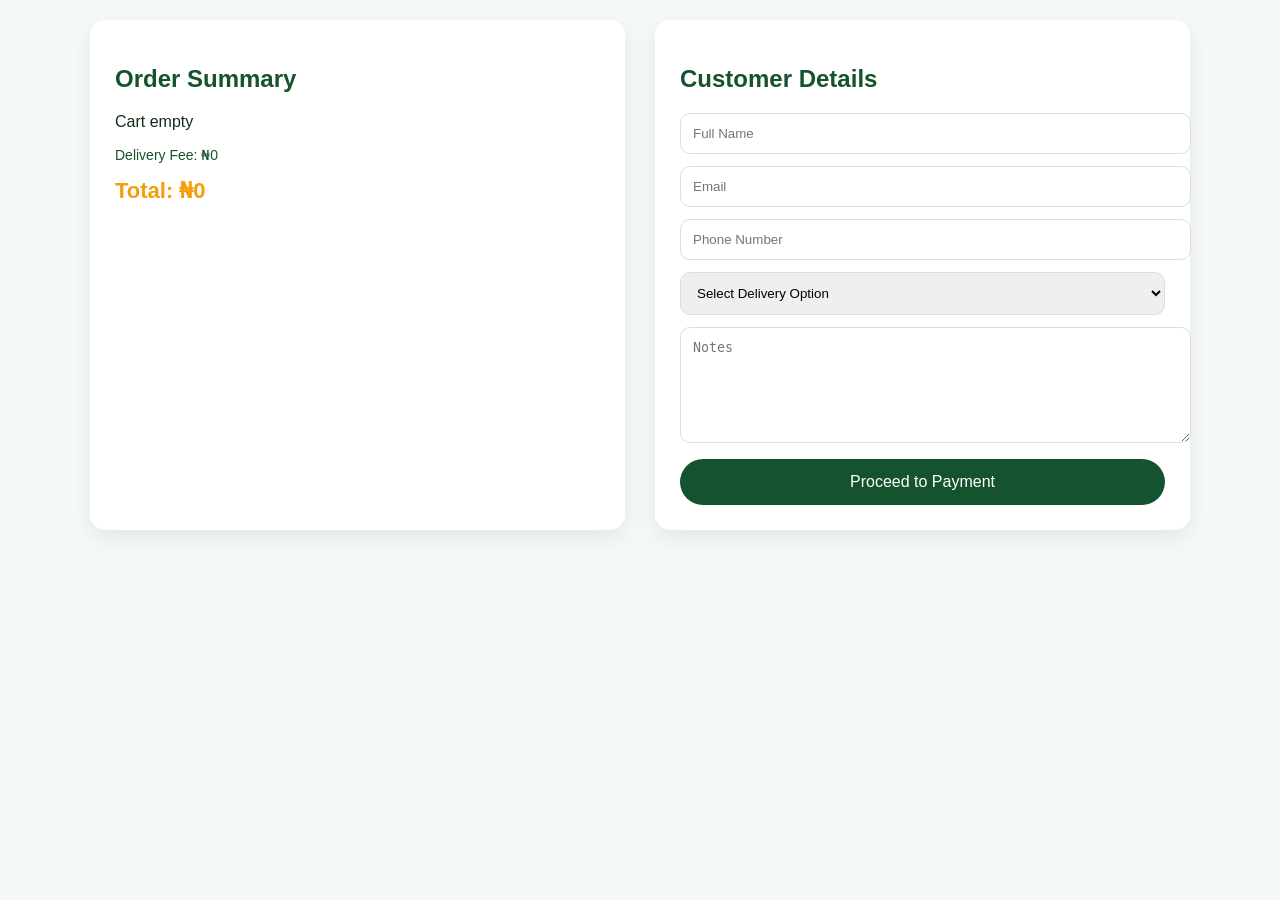
<file: checkout.html>
<!DOCTYPE html>
<html lang="en">
<head>
<meta charset="UTF-8">
<meta name="viewport" content="width=device-width,initial-scale=1.0">
<title>VTK Checkout</title>

<script src="https://js.paystack.co/v1/inline.js"></script>

<style>
body{
margin:0;
font-family:Arial;
background:#f6faf7;
padding:20px;
color:#0f2e1a;
}

.checkout-container{
max-width:1100px;
margin:auto;
display:grid;
grid-template-columns:1fr 1fr;
gap:30px;
}

.order-summary,
.customer-form{
background:#fff;
padding:25px;
border-radius:15px;
box-shadow:0 8px 25px rgba(0,0,0,0.08);
}

h2{
color:#14532d;
margin-bottom:20px;
}

.cart-item{
display:flex;
justify-content:space-between;
padding:10px;
margin-bottom:8px;
background:#eef6ef;
border-radius:10px;
}

.summary-total{
margin-top:15px;
font-size:22px;
font-weight:bold;
color:#f59e0b;
}

input,select,textarea{
width:100%;
padding:12px;
margin-bottom:12px;
border-radius:10px;
border:1px solid #ddd;
outline:none;
}

textarea{height:90px;}

button{
width:100%;
padding:14px;
border:none;
background:#14532d; /* DEEP GREEN */
color:#fff;
font-size:16px;
border-radius:30px;
cursor:pointer;
transition:0.3s;
}

button:hover{
background:#0f3d23;
transform:scale(1.02);
}

#pickupInfo{
display:none;
background:#e9f5ee;
padding:10px;
border-radius:10px;
margin-bottom:10px;
}

#deliveryFields{
display:none;
}

.delivery-fee{
font-size:14px;
margin-top:5px;
color:#14532d;
}

@media(max-width:900px){
.checkout-container{
grid-template-columns:1fr;
}
}
</style>
</head>

<body>

<div class="checkout-container">

<!-- ================= ORDER ================= -->
<div class="order-summary">

<h2>Order Summary</h2>

<div id="cartItems"></div>

<p class="delivery-fee" id="deliveryFeeText">
Delivery Fee: ₦0
</p>

<div class="summary-total">
Total: ₦<span id="totalPrice">0</span>
</div>

</div>

<!-- ================= FORM ================= -->
<div class="customer-form">

<h2>Customer Details</h2>

<input id="fullName" placeholder="Full Name">
<input id="email" placeholder="Email">
<input id="phone" placeholder="Phone Number">

<select id="deliveryMethod">
<option value="">Select Delivery Option</option>
<option value="Pickup">Pickup</option>
<option value="Delivery">Delivery</option>
</select>

<div id="pickupInfo">
<strong>Pickup Location:</strong><br>
DKAY-VET, Gambari, Ilorin
</div>

<div id="deliveryFields">
<input id="address" placeholder="Address">
<input id="city" placeholder="City">
</div>

<textarea id="notes" placeholder="Notes"></textarea>

<button id="payBtn">Proceed to Payment</button>

</div>
</div>

<script>
/* ================= CART ================= */

let cart = JSON.parse(localStorage.getItem("cart")) || {};

const cartItems = document.getElementById("cartItems");
const totalPrice = document.getElementById("totalPrice");
const deliveryFeeText = document.getElementById("deliveryFeeText");
const deliveryMethod = document.getElementById("deliveryMethod");


function calcTotal(){
let total = 0;

for(let itemName in cart){
total += cart[itemName].qty * cart[itemName].price;
}

return total;
}



function render(){

cartItems.innerHTML="";

if(Object.keys(cart).length===0){
cartItems.innerHTML="<p>Cart empty</p>";
totalPrice.textContent="0";
return;
}

for(let itemName in cart){

let item = cart[itemName];

let div=document.createElement("div");
div.className="cart-item";

div.innerHTML=`
<span>${itemName} x ${item.qty}</span>
<strong>₦${item.qty * item.price}</strong>
`;

cartItems.appendChild(div);

}

updateTotal();

}



function updateTotal(){

let total = calcTotal();

if(deliveryMethod.value==="Delivery"){

total += 2000;

deliveryFeeText.textContent=
"Delivery Fee: ₦2000";

}else{

deliveryFeeText.textContent=
"Delivery Fee: ₦0";

}

totalPrice.textContent=total;

return total;

}



/* DELIVERY CHANGE */
deliveryMethod.addEventListener("change",function(){

document.getElementById("pickupInfo").style.display=
deliveryMethod.value==="Pickup"
? "block"
: "none";


document.getElementById("deliveryFields").style.display=
deliveryMethod.value==="Delivery"
? "block"
: "none";


updateTotal();

});


render();



/* ================= SAVE ORDER ================= */

function saveOrder(name,email,phone,amount,reference){

return fetch(
"https://firestore.googleapis.com/v1/projects/vtk-project-1de73/databases/(default)/documents/orders",
{
method:"POST",

headers:{
"Content-Type":"application/json"
},

body:JSON.stringify({

fields:{

name:{
stringValue:name
},

email:{
stringValue:email
},

phone:{
stringValue:phone
},

status:{
stringValue:"paid"
},

reference:{
stringValue:reference
},

amount:{
integerValue:String(amount)
},

deliveryMethod:{
stringValue:deliveryMethod.value
},

createdAt:{
integerValue:String(Date.now())
}

}

})

}
);

}



/* ================= PAYSTACK ================= */

document.getElementById("payBtn")
.addEventListener("click",function(){

let name=
document.getElementById("fullName").value.trim();

let email=
document.getElementById("email").value.trim();

let phone=
document.getElementById("phone").value.trim();

let method=
deliveryMethod.value;


if(!name || !email || !phone || !method){

alert("Please fill all fields");

return;

}


let amount = updateTotal();


if(typeof PaystackPop==="undefined"){

alert("Paystack not loaded");

return;

}



let handler = PaystackPop.setup({

key:"pk_test_90aea27498769f458be24010622260c68d86aaac",

email:email,

amount:amount * 100,

currency:"NGN",

ref:"VTK-"+Date.now(),


callback:function(response){

saveOrder(
name,
email,
phone,
amount,
response.reference
)

.then(function(){

localStorage.removeItem("cart");

alert("Payment Successful");

window.location.href="pending.html";

})

.catch(function(error){

console.error(error);

alert(
"Payment successful but order record failed to save."
);

});

},


onClose:function(){

alert("Transaction cancelled");

}

});


handler.openIframe();

});

</script>

</body>
</html>
</file>
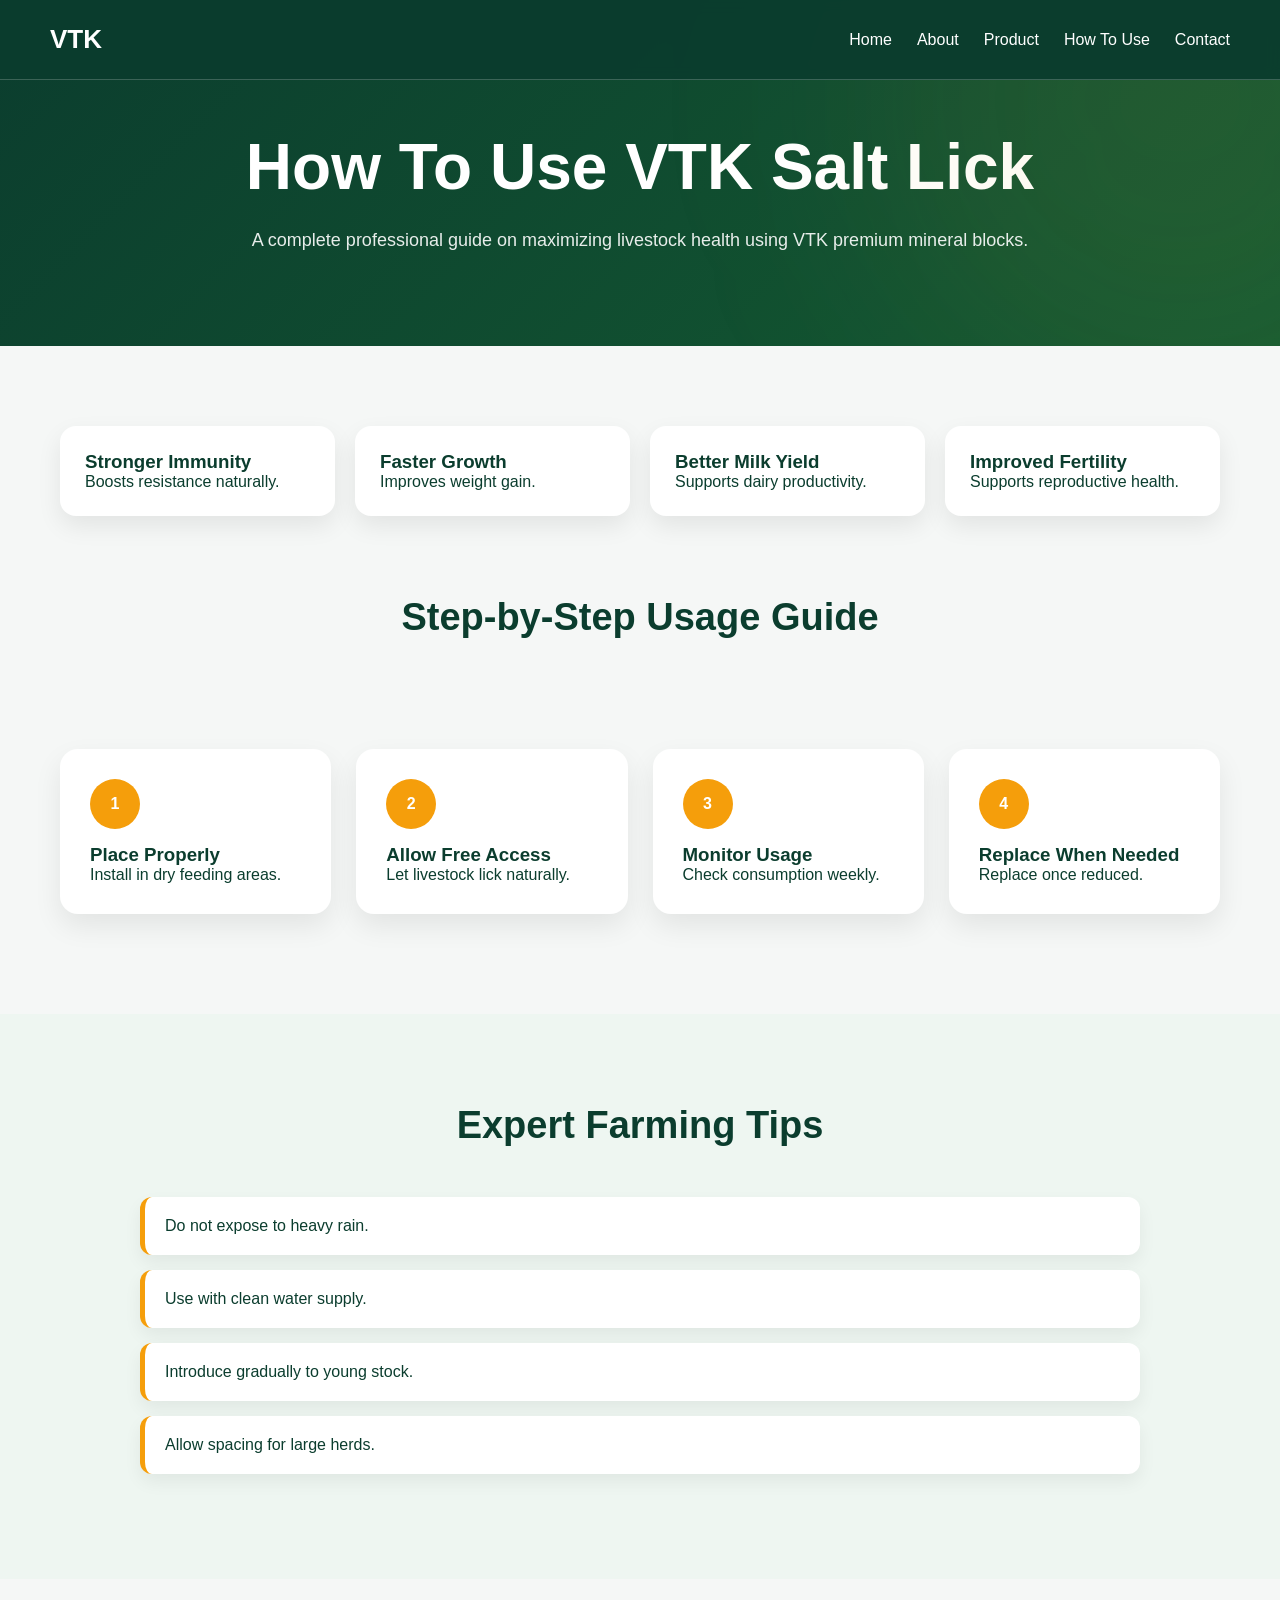
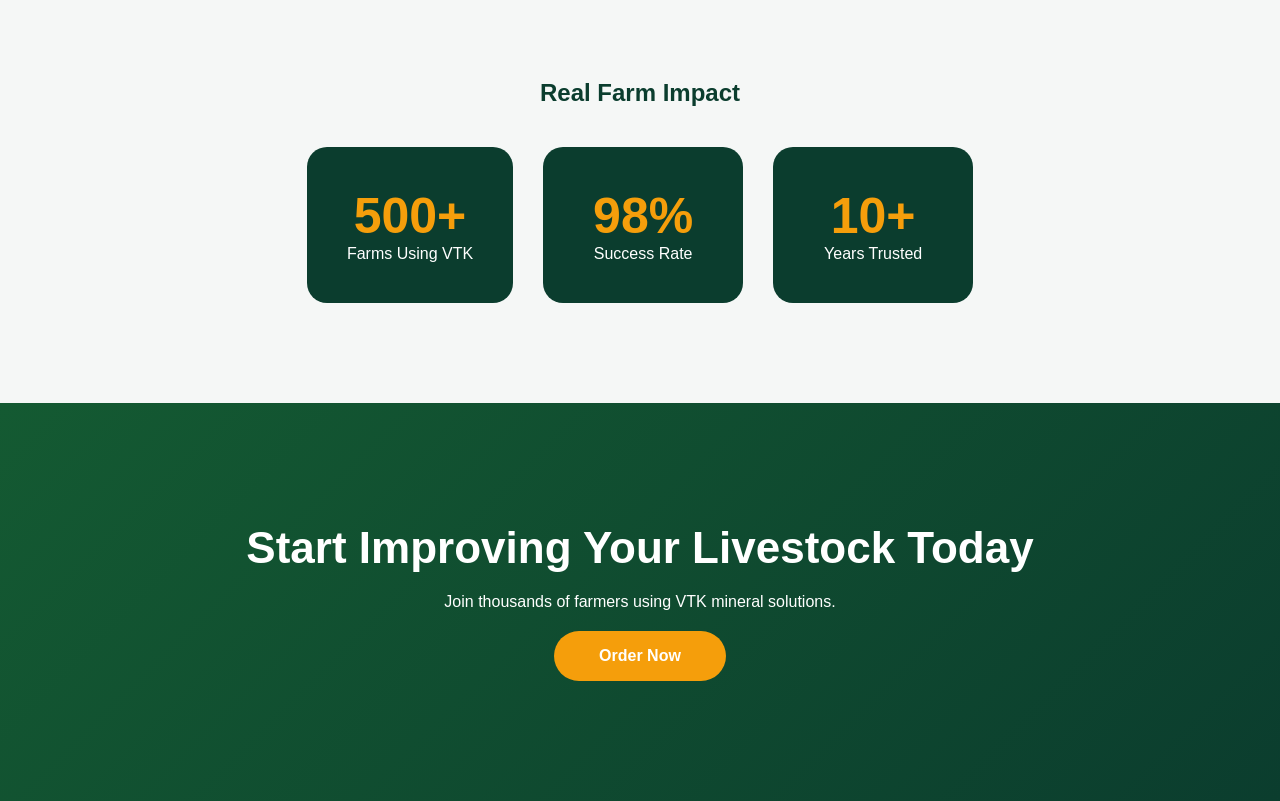
<file: how-to-use.html>
<!DOCTYPE html>
<html lang="en">
<head>
<meta charset="UTF-8">
<meta name="viewport"
content="width=device-width, initial-scale=1.0">

<title>How To Use VTK Salt Lick</title>

<style>

/* ================= GLOBAL ================= */
*{
margin:0;
padding:0;
box-sizing:border-box;
font-family:'Segoe UI',sans-serif;
}

body{
background:#f5f7f6;
color:#0b3d2e;
overflow-x:hidden;
}


/* ================= NAVBAR ================= */

.navbar{
position:fixed;
top:0;
left:0;
width:100%;
height:80px;

display:flex;
justify-content:space-between;
align-items:center;

padding:0 50px;

background:rgba(11,61,46,.95);
backdrop-filter:blur(6px);

border-bottom:1px solid rgba(255,255,255,.2);

z-index:1000;
}

.logo{
color:white;
font-size:26px;
font-weight:800;
}

.nav-links{
display:flex;
list-style:none;
}

.nav-links li{
margin-left:25px;
}

.nav-links a{
text-decoration:none;
color:white;
position:relative;
padding-bottom:5px;
transition:.3s;
}

/* HOVER EFFECT */
.nav-links a::after{
content:"";
position:absolute;
left:0;
bottom:0;
width:0;
height:2px;
background:#f59e0b;
transition:.3s;
}

.nav-links a:hover::after{
width:100%;
}

.nav-links a:hover{
color:#f59e0b;
}


/* HAMBURGER */
.menu-btn{
display:none;
background:none;
border:none;
font-size:34px;
color:white;
cursor:pointer;
}


/* MOBILE */
@media(max-width:992px){

.navbar{
padding:0 20px;
}

.menu-btn{
display:block;
z-index:1100;
}

.nav-links{
position:fixed;
top:80px;
right:-100%;
width:280px;
height:calc(100vh - 80px);

background:#0b3d2e;

flex-direction:column;
align-items:flex-start;

padding:50px 30px;
gap:25px;

transition:.4s;
}

.nav-links.active{
right:0;
}

.nav-links li{
margin-left:0;
}

}


/* ================= HERO ================= */

.hero{
background:linear-gradient(
135deg,
#0b3d2e,
#145a32
);

color:white;
padding:130px 20px 90px;
text-align:center;
position:relative;
overflow:hidden;
}

.hero::before{
content:"";
position:absolute;
width:600px;
height:600px;
background:rgba(212,175,55,.08);
top:-200px;
right:-200px;
border-radius:50%;
filter:blur(120px);
}

.hero h1{
font-size:64px;
margin-bottom:20px;
}

.hero p{
max-width:800px;
margin:auto;
font-size:18px;
line-height:1.8;
opacity:.9;
}


/* BENEFITS */
.benefits{
display:grid;
grid-template-columns:
repeat(auto-fit,minmax(220px,1fr));
gap:20px;
padding:80px 20px;
max-width:1200px;
margin:auto;
}

.benefit-card{
background:white;
padding:25px;
border-radius:16px;
box-shadow:0 10px 25px rgba(0,0,0,.08);
transition:.3s;
}

.benefit-card:hover{
transform:translateY(-8px);
}


/* STEPS */
.section-title{
text-align:center;
font-size:38px;
margin-bottom:50px;
}

.steps{
padding:60px 20px 100px;
max-width:1200px;
margin:auto;

display:grid;
grid-template-columns:
repeat(auto-fit,minmax(260px,1fr));

gap:25px;
}

.step{
background:white;
padding:30px;
border-radius:18px;
box-shadow:0 12px 28px rgba(0,0,0,.08);
transition:.3s;
}

.step:hover{
transform:translateY(-10px);
}

.step-num{
width:50px;
height:50px;
background:#f59e0b;
color:white;

display:flex;
align-items:center;
justify-content:center;

border-radius:50%;
font-weight:bold;
margin-bottom:15px;
}


/* TIPS */
.tips{
background:#eef6f1;
padding:90px 20px;
}

.tips-container{
max-width:1000px;
margin:auto;
}

.tip{
background:white;
padding:20px;
margin-bottom:15px;
border-radius:12px;
box-shadow:0 8px 18px rgba(0,0,0,.06);
border-left:5px solid #f59e0b;
}


/* IMPACT */
.impact{
padding:100px 20px;
text-align:center;
}

.stats{
display:flex;
justify-content:center;
flex-wrap:wrap;
gap:30px;
margin-top:40px;
}

.stat{
background:#0b3d2e;
color:white;
padding:40px;
border-radius:20px;
min-width:200px;
}

.stat h1{
font-size:50px;
color:#f59e0b;
}


/* CTA */
.cta{
background:linear-gradient(
135deg,
#145a32,
#0b3d2e
);

color:white;
text-align:center;
padding:120px 20px;
}

.cta h2{
font-size:44px;
margin-bottom:20px;
}

.cta a{
display:inline-block;
margin-top:20px;
padding:16px 45px;
background:#f59e0b;
color:white;
border-radius:40px;
text-decoration:none;
font-weight:bold;
transition:.3s;
}

.cta a:hover{
transform:translateY(-5px);
background:#ffb020;
}


/* RESPONSIVE */
@media(max-width:768px){

.hero h1{
font-size:38px;
}

.section-title{
font-size:28px;
}

.cta h2{
font-size:30px;
}

}

</style>
</head>

<body>


<!-- NAVBAR -->
<header class="navbar">

<div class="logo">VTK</div>

<ul class="nav-links"
id="navLinks">

<li>
<a href="index.html">
Home
</a>
</li>

<li>
<a href="index.html#about">
About
</a>
</li>

<li>
<a href="product.html">
Product
</a>
</li>

<li>
<a href="how-to-use.html">
How To Use
</a>
</li>

<li>
<a href="contact.html">
Contact
</a>
</li>

</ul>

<button class="menu-btn"
id="menuBtn">
&#9776;
</button>

</header>



<section class="hero">

<h1>
How To Use VTK Salt Lick
</h1>

<p>
A complete professional guide
on maximizing livestock health
using VTK premium mineral blocks.
</p>

</section>



<section class="benefits">

<div class="benefit-card">
<h3>Stronger Immunity</h3>
<p>Boosts resistance naturally.</p>
</div>

<div class="benefit-card">
<h3>Faster Growth</h3>
<p>Improves weight gain.</p>
</div>

<div class="benefit-card">
<h3>Better Milk Yield</h3>
<p>Supports dairy productivity.</p>
</div>

<div class="benefit-card">
<h3>Improved Fertility</h3>
<p>Supports reproductive health.</p>
</div>

</section>



<h2 class="section-title">
Step-by-Step Usage Guide
</h2>

<section class="steps">

<div class="step">
<div class="step-num">1</div>
<h3>Place Properly</h3>
<p>Install in dry feeding areas.</p>
</div>

<div class="step">
<div class="step-num">2</div>
<h3>Allow Free Access</h3>
<p>Let livestock lick naturally.</p>
</div>

<div class="step">
<div class="step-num">3</div>
<h3>Monitor Usage</h3>
<p>Check consumption weekly.</p>
</div>

<div class="step">
<div class="step-num">4</div>
<h3>Replace When Needed</h3>
<p>Replace once reduced.</p>
</div>

</section>



<section class="tips">

<h2 class="section-title">
Expert Farming Tips
</h2>

<div class="tips-container">

<div class="tip">
Do not expose to heavy rain.
</div>

<div class="tip">
Use with clean water supply.
</div>

<div class="tip">
Introduce gradually to young stock.
</div>

<div class="tip">
Allow spacing for large herds.
</div>

</div>

</section>



<section class="impact">

<h2>Real Farm Impact</h2>

<div class="stats">

<div class="stat">
<h1>500+</h1>
<p>Farms Using VTK</p>
</div>

<div class="stat">
<h1>98%</h1>
<p>Success Rate</p>
</div>

<div class="stat">
<h1>10+</h1>
<p>Years Trusted</p>
</div>

</div>

</section>



<section class="cta">

<h2>
Start Improving
Your Livestock Today
</h2>

<p>
Join thousands of farmers
using VTK mineral solutions.
</p>

<a href="product.html">
Order Now
</a>

</section>



<script>

/* MOBILE MENU TOGGLE */
document
.getElementById("menuBtn")
.addEventListener(
"click",
function(){

document
.getElementById("navLinks")
.classList.toggle("active");

}
);

</script>


</body>
</html>
</file>
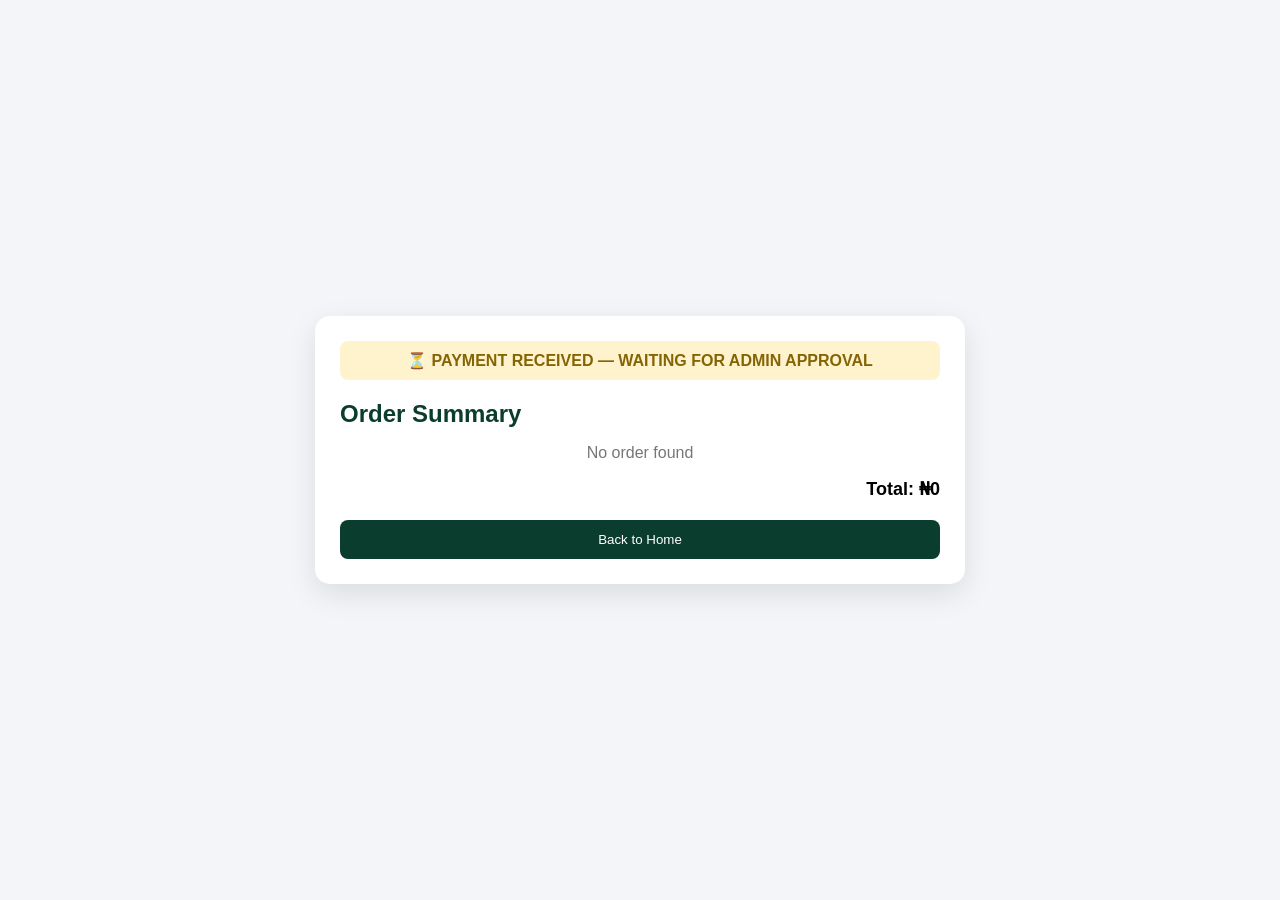
<file: pending.html>
<!DOCTYPE html>
<html lang="en">
<head>
<meta charset="UTF-8">
<meta name="viewport" content="width=device-width, initial-scale=1.0">
<title>Order Pending</title>

<style>
  body {
    margin: 0;
    font-family: Arial, sans-serif;
    background: #f3f5f9;
    display: flex;
    justify-content: center;
    align-items: center;
    min-height: 100vh;
  }

  .box {
    width: 90%;
    max-width: 600px;
    background: white;
    padding: 25px;
    border-radius: 15px;
    box-shadow: 0 10px 30px rgba(0,0,0,0.1);
  }

  .status {
    background: #fff3cd;
    color: #856404;
    padding: 10px;
    border-radius: 8px;
    font-weight: bold;
    text-align: center;
    margin-bottom: 15px;
  }

  h2 {
    color: #0b3d2e;
    margin-bottom: 10px;
  }

  .item {
    display: flex;
    justify-content: space-between;
    background: #f4f4f4;
    padding: 10px;
    margin: 8px 0;
    border-radius: 8px;
  }

  .total {
    font-size: 18px;
    font-weight: bold;
    margin-top: 15px;
    text-align: right;
  }

  .btn {
    margin-top: 20px;
    width: 100%;
    padding: 12px;
    background: #0b3d2e;
    color: white;
    border: none;
    border-radius: 8px;
    cursor: pointer;
  }

  .btn:hover {
    background: #145c45;
  }

  .empty {
    text-align: center;
    color: #777;
  }
</style>

</head>

<body>

<div class="box">

  <div class="status">
    ⏳ PAYMENT RECEIVED — WAITING FOR ADMIN APPROVAL
  </div>

  <h2>Order Summary</h2>

  <div id="orderBox"></div>

  <div class="total">
    Total: ₦<span id="total">0</span>
  </div>

  <button class="btn" onclick="goHome()">Back to Home</button>

</div>

<script>
  let order = JSON.parse(localStorage.getItem("lastOrder"));

  const orderBox = document.getElementById("orderBox");
  const totalEl = document.getElementById("total");

  if (!order) {
    orderBox.innerHTML = "<p class='empty'>No order found</p>";
  } else {

    let cart = order.cart || {};
    let total = order.total || 0;

    for (let name in cart) {
      let item = cart[name];

      let div = document.createElement("div");
      div.className = "item";

      div.innerHTML = `
        <span>${name} x ${item.qty}</span>
        <strong>₦${item.qty * item.price}</strong>
      `;

      orderBox.appendChild(div);
    }

    totalEl.innerText = total;
  }

  function goHome() {
    window.location.href = "index.html";
  }
</script>

</body>
</html>
</file>
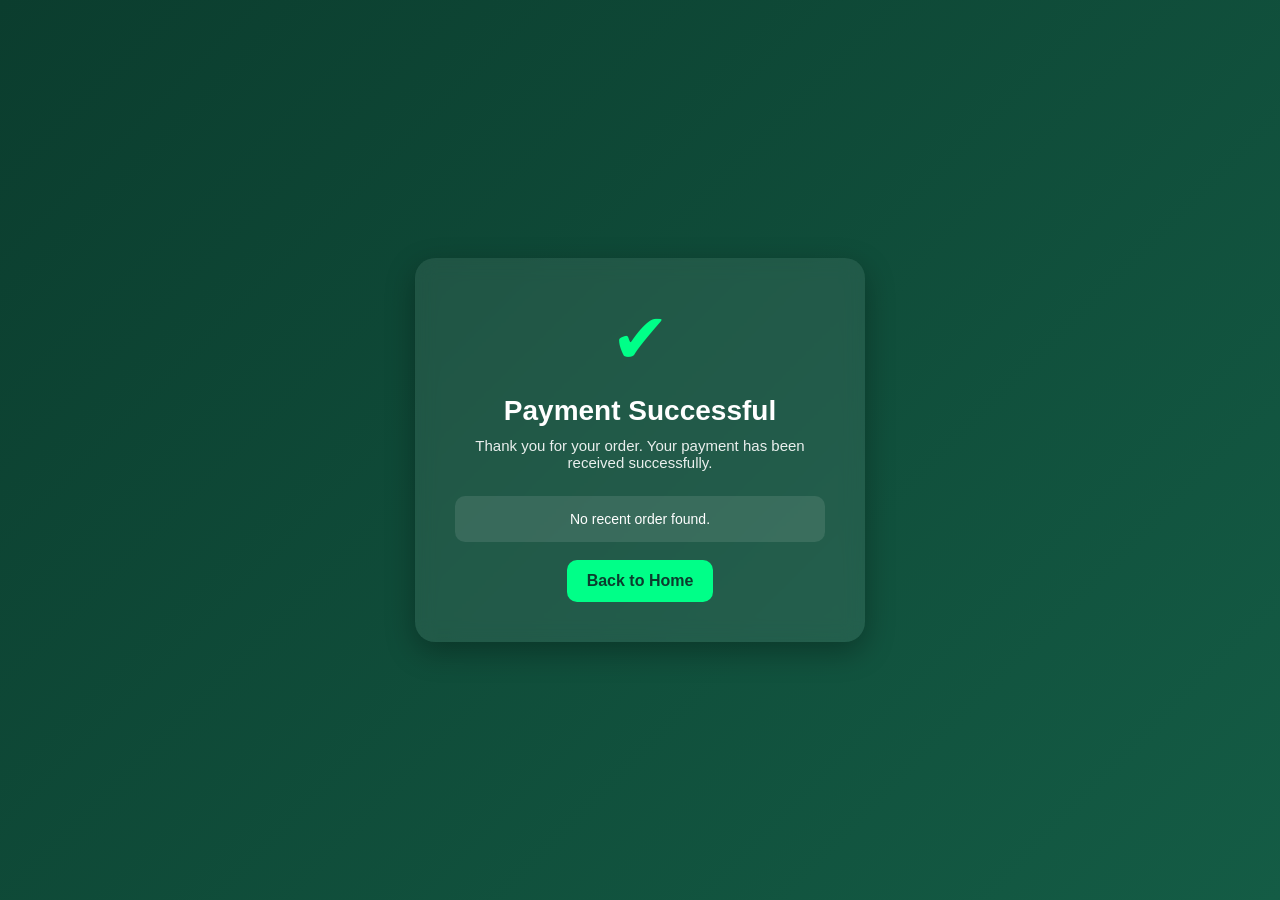
<file: success.html>
<!DOCTYPE html>
<html lang="en">
<head>
<meta charset="UTF-8">
<meta name="viewport" content="width=device-width, initial-scale=1.0">
<title>Payment Success</title>

<style>
/* ================= RESET ================= */
* {
  margin: 0;
  padding: 0;
  box-sizing: border-box;
  font-family: Arial, sans-serif;
}

body {
  background: linear-gradient(135deg, #0b3d2e, #145c45);
  height: 100vh;
  display: flex;
  justify-content: center;
  align-items: center;
  color: white;
}

/* ================= CARD ================= */
.container {
  text-align: center;
  background: rgba(255, 255, 255, 0.08);
  padding: 40px;
  border-radius: 20px;
  backdrop-filter: blur(10px);
  width: 90%;
  max-width: 450px;
  box-shadow: 0 10px 30px rgba(0,0,0,0.3);
}

/* ================= ICON ================= */
.checkmark {
  font-size: 70px;
  color: #00ff88;
  margin-bottom: 15px;
  animation: pop 0.6s ease;
}

@keyframes pop {
  0% { transform: scale(0); }
  100% { transform: scale(1); }
}

/* ================= TEXT ================= */
h1 {
  font-size: 28px;
  margin-bottom: 10px;
}

p {
  font-size: 15px;
  opacity: 0.9;
  margin-bottom: 25px;
}

/* ================= BUTTON ================= */
.btn {
  display: inline-block;
  padding: 12px 20px;
  background: #00ff88;
  color: #0b3d2e;
  font-weight: bold;
  border-radius: 10px;
  text-decoration: none;
  transition: 0.3s;
}

.btn:hover {
  background: #00cc6a;
  transform: scale(1.05);
}

/* ================= ORDER INFO ================= */
.order-box {
  margin-top: 20px;
  padding: 15px;
  background: rgba(255,255,255,0.1);
  border-radius: 10px;
  font-size: 14px;
}
</style>

</head>

<body>

<div class="container">

  <div class="checkmark">✔</div>

  <h1>Payment Successful</h1>

  <p>Thank you for your order. Your payment has been received successfully.</p>

  <div class="order-box" id="orderInfo">
    Loading order details...
  </div>

  <br>

  <a href="index.html" class="btn">Back to Home</a>

</div>

<script>
/* ================= GET LAST ORDER ================= */
let cart = JSON.parse(localStorage.getItem("cart") || "{}");

/* ================= DISPLAY INFO ================= */
const orderBox = document.getElementById("orderInfo");

let keys = Object.keys(cart);

if (keys.length === 0) {
  orderBox.innerHTML = "No recent order found.";
} else {

  let total = 0;
  let html = "<h3>Order Summary</h3><br>";

  keys.forEach(name => {
    let item = cart[name];
    let itemTotal = item.qty * item.price;
    total += itemTotal;

    html += `
      <p>${name} x${item.qty} = ₦${itemTotal}</p>
    `;
  });

  html += `<br><strong>Total: ₦${total}</strong>`;

  orderBox.innerHTML = html;

  /* optional: clear cart after showing success */
  localStorage.removeItem("cart");
}
</script>

</body>
</html>
</file>
